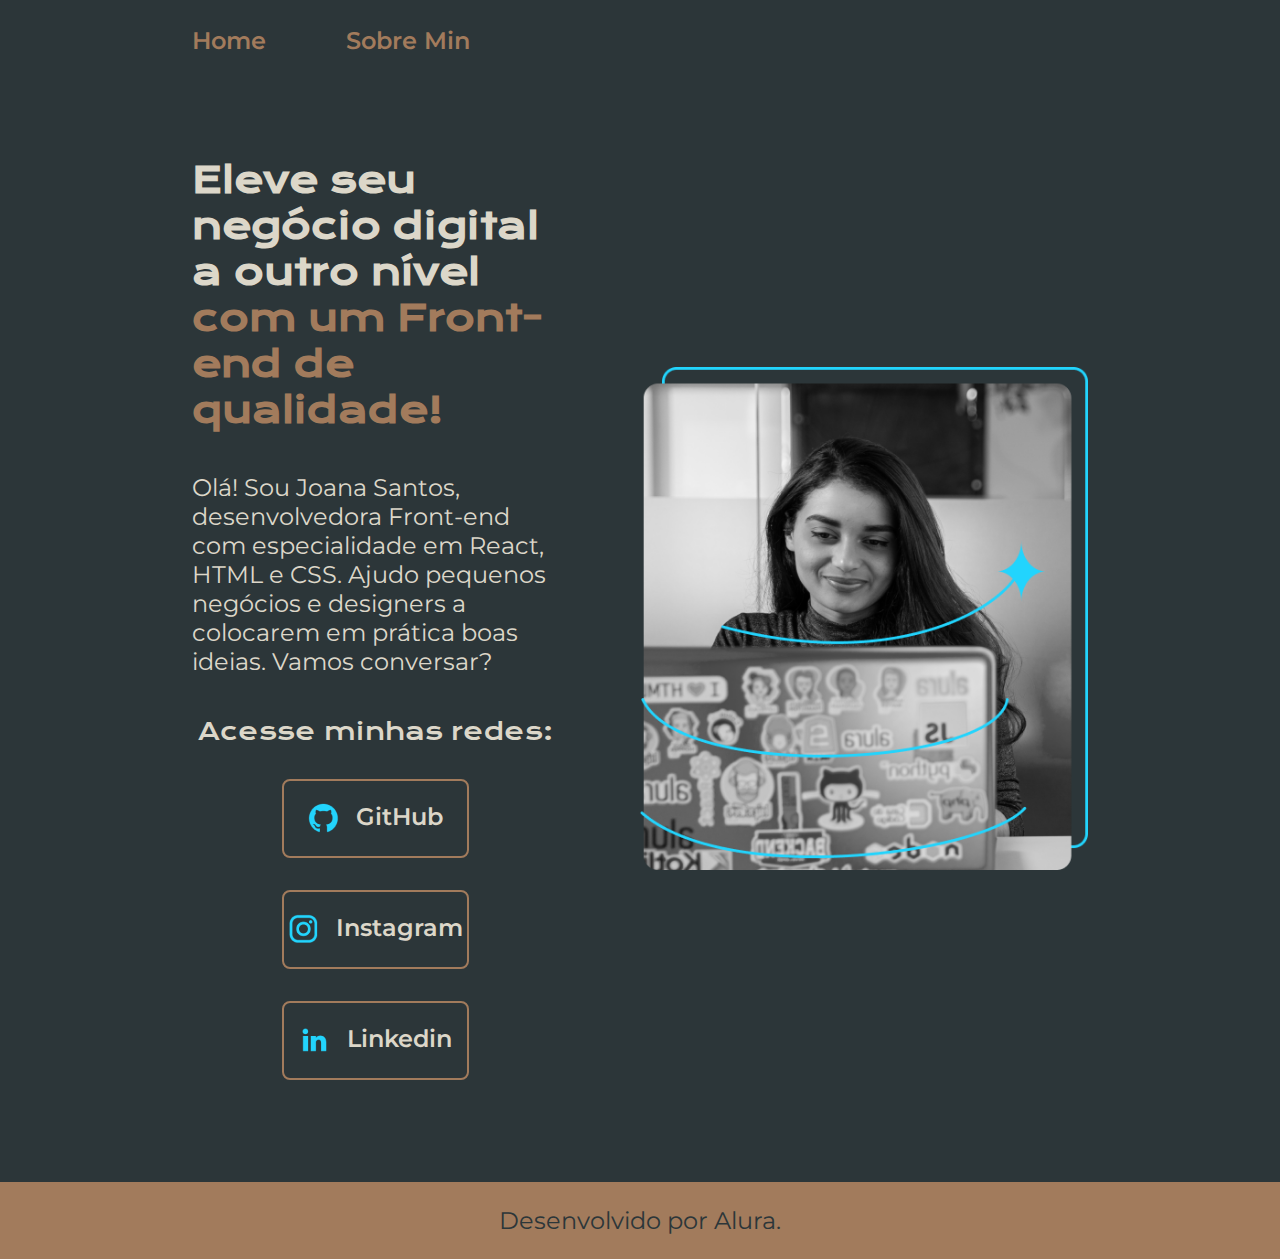
<file: index.html>
<!DOCTYPE html>
<html lang="pt-br">
<head>
    <meta charset="UTF-8">
    <meta name="viewport" content="width=device-width, initial-scale=1.0">
    <meta name="description" content="Essa é a descrição da pagina, que sera lida pelos buscadores">
    <link rel="stylesheet" href="./styles/styles.css">
    <title>Portfolio</title>
</head>
<body>
    <header class="cabecalho">
        <nav class="cabecalho__menu">
            <a class="cabecalho__menu__link" href="index.html">Home</a>
            <a class="cabecalho__menu__link" href="about.html">Sobre Min</a>
        </nav>
    </header>
    <main class="apresentacao">
        <section class="apresentacao__conteudo">
            <h1 class="apresentacao__conteudo__titulo">Eleve seu negócio digital a outro nível <strong class="titulo-destaque">com um Front-end de qualidade!</strong></h1>
            <p class="apresentacao__conteudo__texto">Olá! Sou Joana Santos, desenvolvedora Front-end com especialidade em React, HTML e CSS. Ajudo pequenos negócios e designers a colocarem em prática boas ideias. Vamos conversar?</p>
            <div class="apresentacao__links">
                <h2 class="apresentacao__links__subtitulo">Acesse minhas redes:</h2>
                <a class="apresentacao__links__navegacao" href="https://github.com/RyanCarlos1314">
                    <img src="./assets/github.png" alt="">
                    GitHub
                </a>
                <a class="apresentacao__links__navegacao" href="https://instragam.com/RyanCarlos1314">
                    <img src="./assets/instagram.png" alt="">
                    Instagram
                </a>
                <a class="apresentacao__links__navegacao" href="https://instragam.com/RyanCarlos1314">
                    <img src="./assets/linkedin.png" alt="">
                    Linkedin
                </a>
            </div>
        </section>
        <img class="apresentacao__imagem" src="./assets/Imagem.png" alt="minha foto">
    </main>
    <footer class="rodape">
        <p>Desenvolvido por Alura.</p>
    </footer>
</body>
</html>
</file>
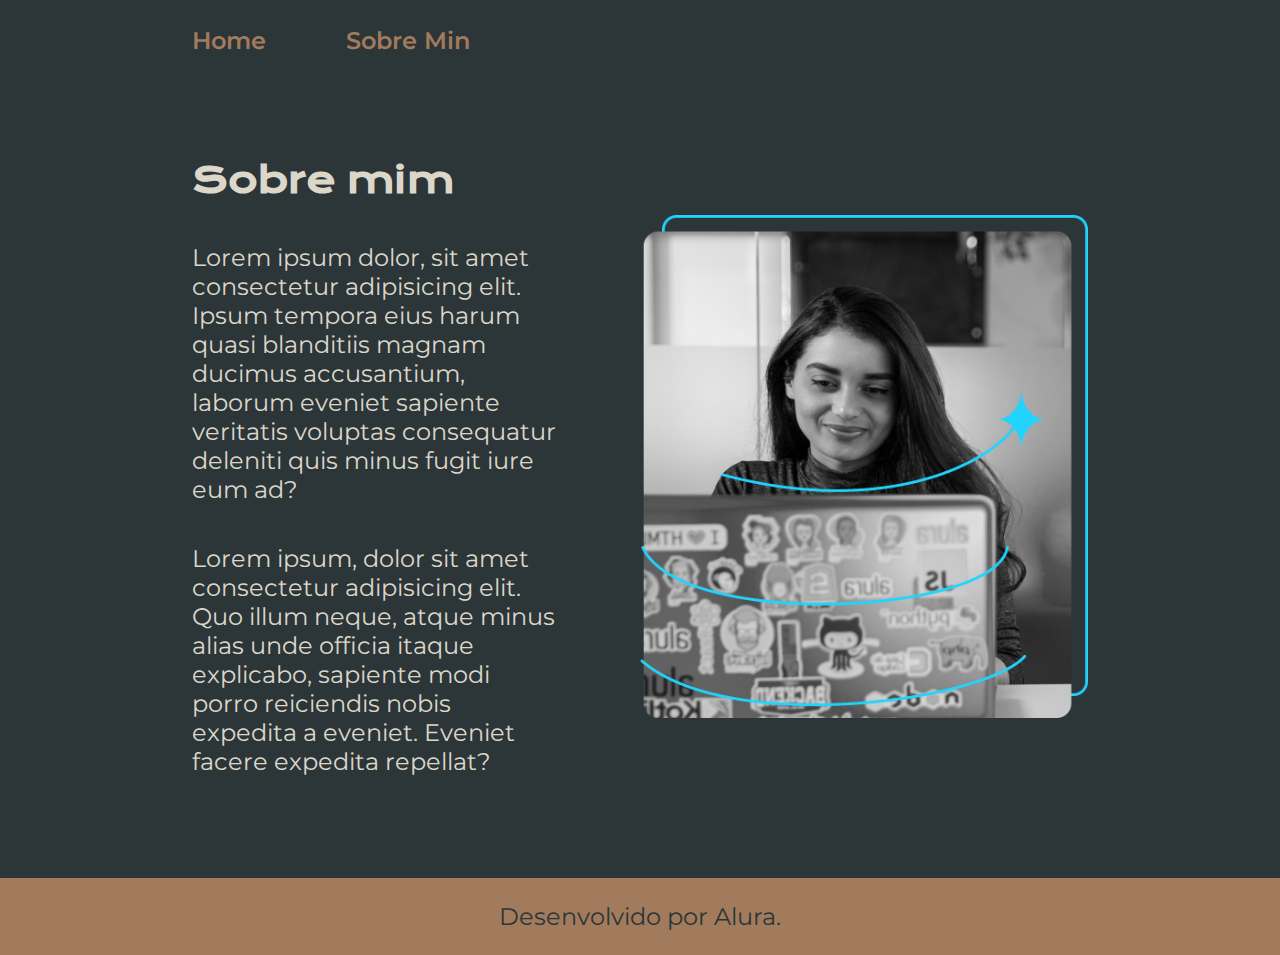
<file: about.html>
<!DOCTYPE html>
<html lang="pt-br">
<head>
    <meta charset="UTF-8">
    <meta name="viewport" content="width=device-width, initial-scale=1.0">
    <link rel="stylesheet" href="./styles/styles.css">
    <title>Sobre Mim</title>
</head>
<body>
    <header class="cabecalho">
        <nav class="cabecalho__menu">
            <a class="cabecalho__menu__link" href="index.html">Home</a>
            <a class="cabecalho__menu__link" href="about.html">Sobre Min</a>
        </nav>
    </header>
    <main class="apresentacao">
        <section class="apresentacao__conteudo">
            <h1 class="apresentacao__conteudo__titulo">Sobre mim</h1>
            <p class="apresentacao__conteudo__texto">Lorem ipsum dolor, sit amet consectetur adipisicing elit. Ipsum tempora eius harum quasi blanditiis magnam ducimus accusantium, laborum eveniet sapiente veritatis voluptas consequatur deleniti quis minus fugit iure eum ad?</p>
            <p class="apresentacao__conteudo__texto">Lorem ipsum, dolor sit amet consectetur adipisicing elit. Quo illum neque, atque minus alias unde officia itaque explicabo, sapiente modi porro reiciendis nobis expedita a eveniet. Eveniet facere expedita repellat?</p>
        </section>
        <img class="apresentacao__imagem" src="./assets/Imagem.png" alt="minha foto">
    </main>
    <footer class="rodape">
        <p>Desenvolvido por Alura.</p>
    </footer>
</body>
</html>
</file>
<file: styles/styles.css>
@import url('https://fonts.googleapis.com/css2?family=Krona+One&family=Montserrat:ital,wght@0,100..900;1,100..900&display=swap');

:root {
    --cor-primaria: #2C3639;
    --cor-secundaria: #DCD7C9;
    --cor-terciaria: #A27B5C;
    --cor-hover: #3F4E4F;

    --font-primaria: 'Krona One', sans-serif;
    --font-secundaria: 'Montserrat', sans-serif;
}

* {
    margin: 0;
    padding: 0;
}

body {
    box-sizing: border-box;
    background-color: var(--cor-primaria);
    color: var(--cor-secundaria);
}

.cabecalho {
    padding: 2% 0% 0% 15%;
}

.cabecalho__menu {
    display: flex;
    gap: 80px;
}

.cabecalho__menu__link {
    color: var(--cor-terciaria);
    font-size: 1.5rem;
    font-family: var(--font-secundaria);
    font-weight: 600;
    text-decoration: none;
}

.titulo-destaque {
    color: var(--cor-terciaria);
}

.apresentacao {
    padding: 8% 15%;
    display: flex;
    align-items: center;
    justify-content: space-between;
    gap: 82px;
}

.apresentacao__conteudo {
    width: 50%;
    display: flex;
    flex-direction: column;
    gap: 40px;
}

.apresentacao__conteudo__titulo {
    font-size: 2.25rem;
    font-family: var(--font-primaria);
}

.apresentacao__conteudo__texto {
    font-size: 1.5rem;
    font-family:var(--font-secundaria);
}

.apresentacao__links {
    display: flex;
    flex-direction: column;
    justify-content: space-between;
    align-items: center;
    gap: 32px;
}

.apresentacao__links__subtitulo {
    font-family: var(--font-primaria);
    font-weight: 400;
    font-size: 1.5rem;
}

.apresentacao__links__navegacao {
    /* background-color: #22D4FD; */
    display: flex;
    justify-content: center;
    gap: 16px;
    border: 2px solid var(--cor-terciaria);
    width: 50%;
    text-align: center;
    border-radius: 8px;
    font-size: 1.5rem;
    font-weight: 600;
    padding: 21.5px 0;
    text-decoration: none;
    color:var(--cor-secundaria);
    font-family: var(--font-secundaria)
}

.apresentacao__links__navegacao:hover {
    background-color: var(--cor-hover);
}

.apresentacao__imagem {
    width: 50%;
}

.rodape {
    padding: 24px;
    text-align: center;
    color: var(--cor-primaria);
    background-color: var(--cor-terciaria);
    font-family: var(--font-secundaria);
    font-size: 1.5rem;
    font-weight: 400;
}

@media (max-width: 1000px) {
    .cabecalho {
        padding: 5%;
    }
    .cabecalho__menu {
        justify-content: center;
    }
    .apresentacao {
        flex-direction: column-reverse;
        padding: 5%;
    }
    .apresentacao__conteudo {
        width: auto;
    }
}
</file>
